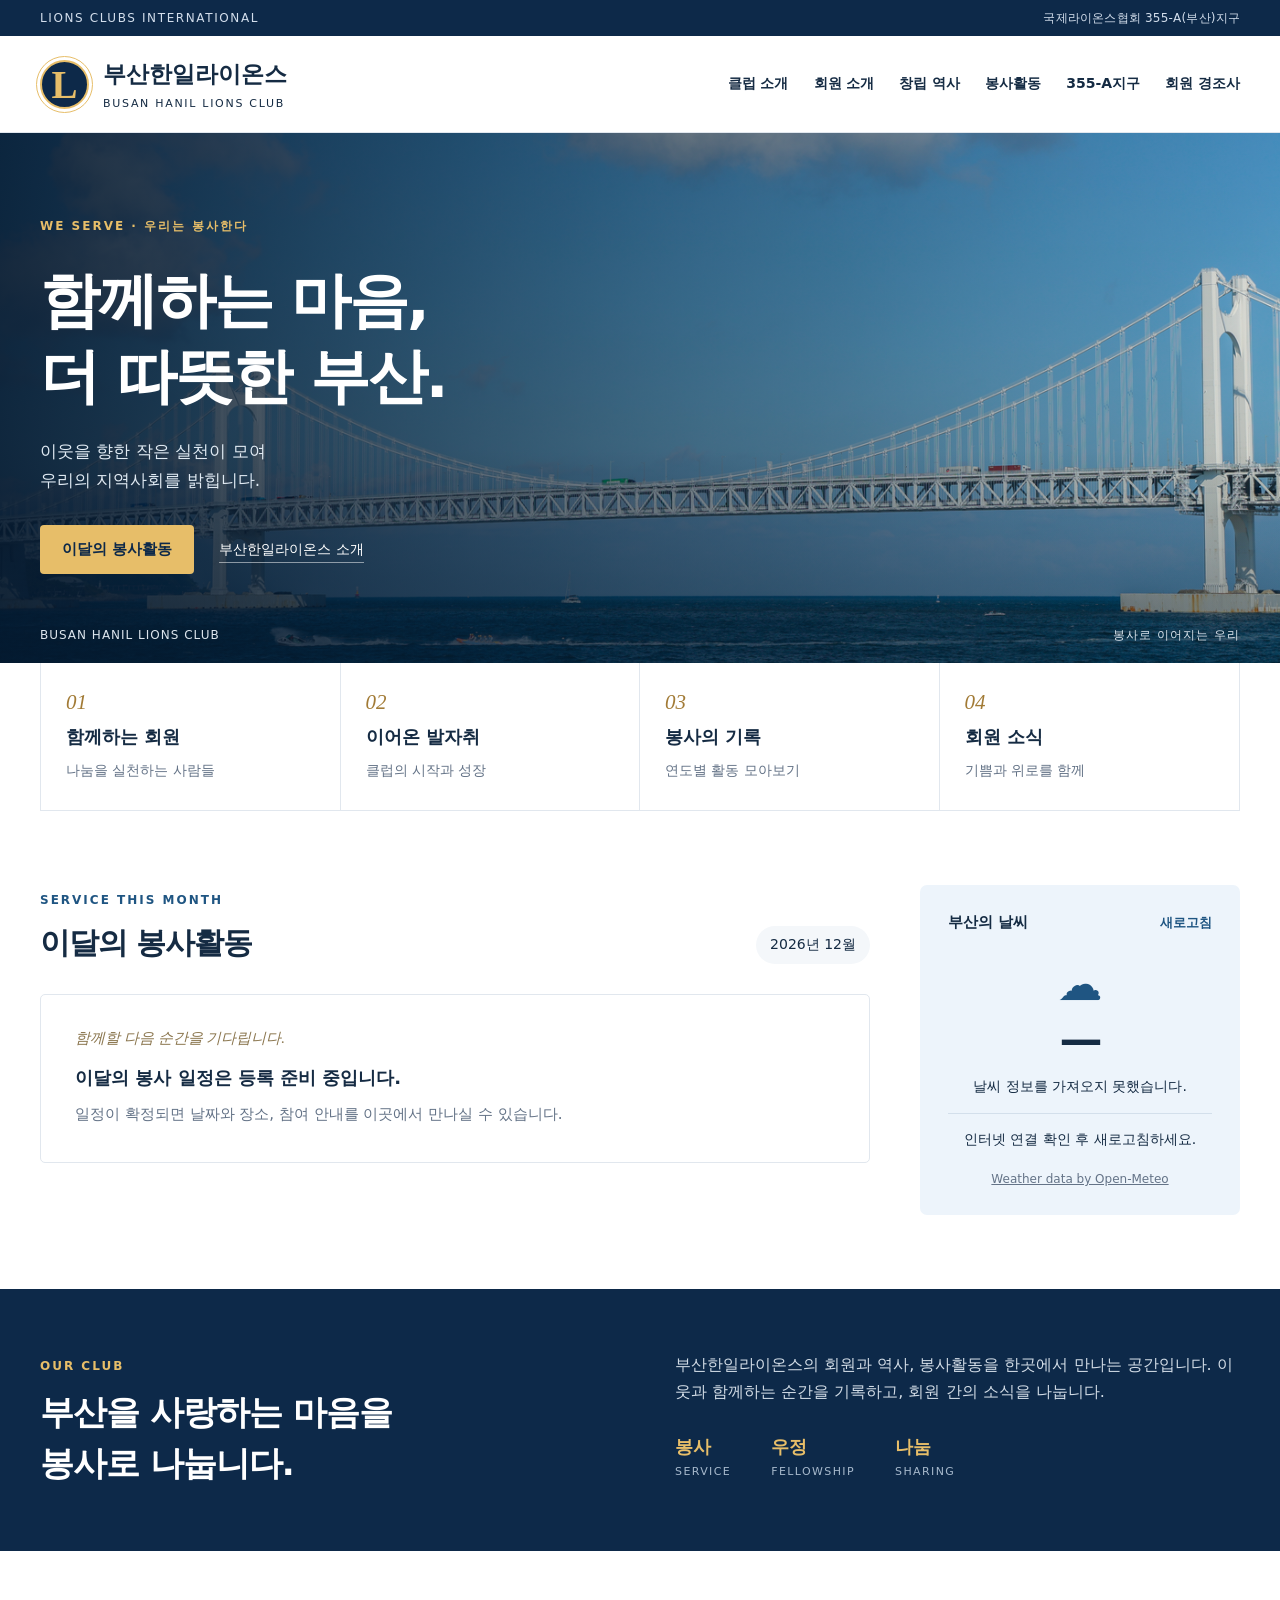
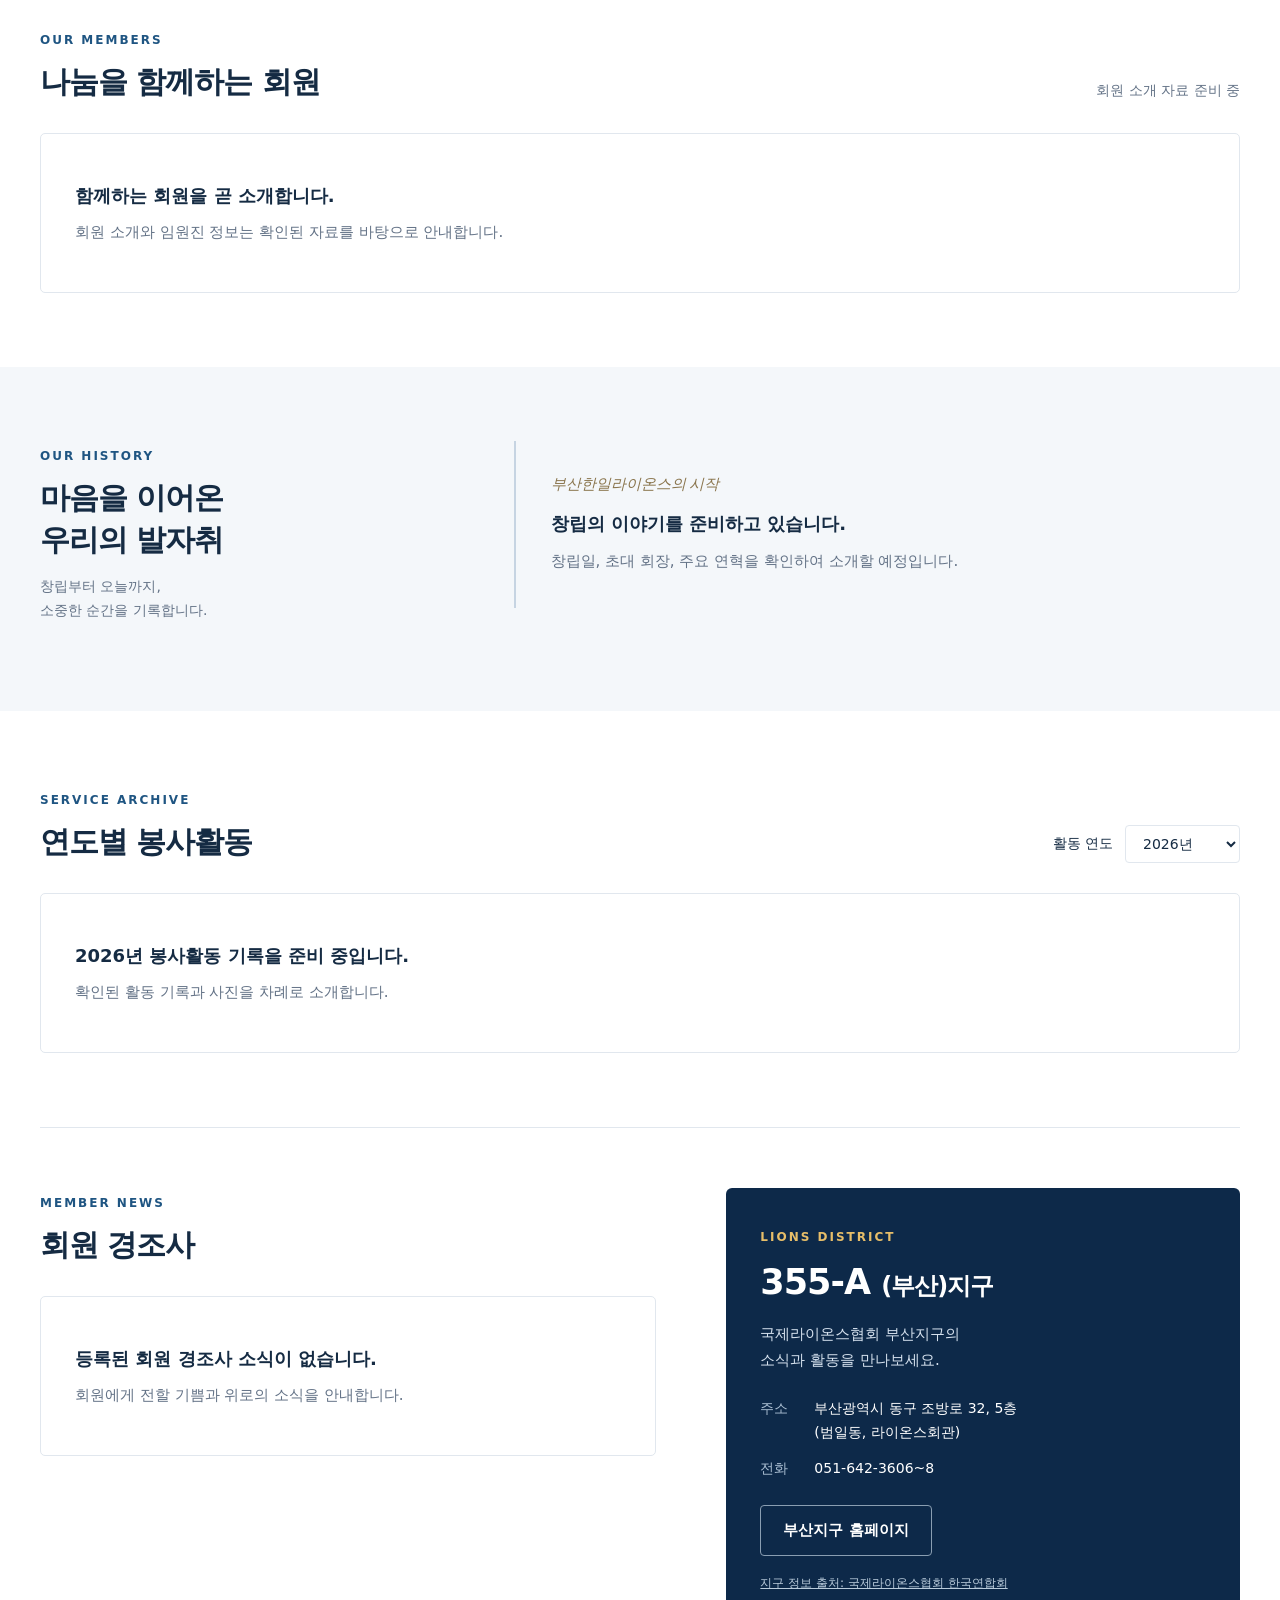
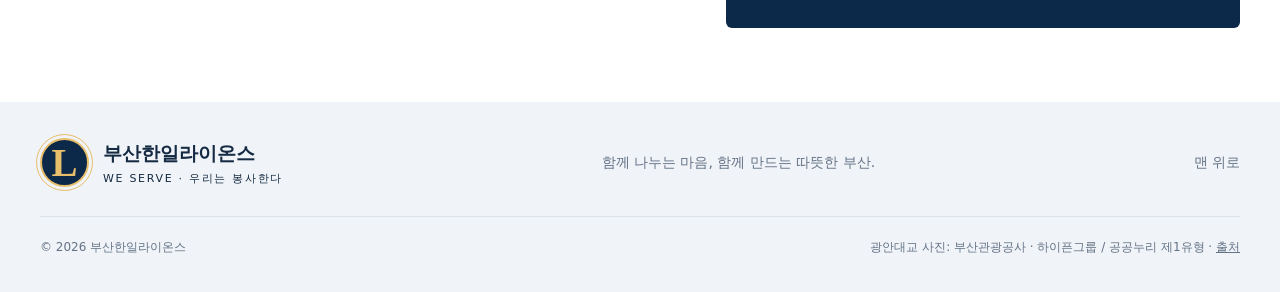
<file: index.html>
<!doctype html>
<html lang="ko">
<head>
  <meta charset="utf-8"><meta name="viewport" content="width=device-width, initial-scale=1">
  <title>부산한일라이온스 | 함께하는 봉사, 따뜻한 부산</title>
  <meta name="description" content="부산한일라이온스 회원 소개, 창립 역사, 연도별 봉사활동과 이달의 소식을 만나는 공간입니다.">
  <link rel="icon" href="data:image/svg+xml,%3Csvg xmlns='http://www.w3.org/2000/svg' viewBox='0 0 32 32'%3E%3Crect width='32' height='32' rx='8' fill='%230d2949'/%3E%3Ctext x='16' y='24' text-anchor='middle' font-size='25' fill='%23e7be69'%3EL%3C/text%3E%3C/svg%3E">
  <link rel="stylesheet" href="styles.css"><script src="data.js" defer></script><script src="app.js" defer></script>
</head>
<body>
<a class="skip" href="#main">본문 바로가기</a>
<div class="topbar"><div class="wrap">LIONS CLUBS INTERNATIONAL <span>국제라이온스협회 355-A(부산)지구</span></div></div>
<header><div class="wrap header-inner"><a class="brand" href="#home" aria-label="부산한일라이온스 홈"><span class="emblem" aria-hidden="true">L</span><span>부산한일라이온스<small>BUSAN HANIL LIONS CLUB</small></span></a><button class="menu-toggle" aria-expanded="false" aria-controls="nav">메뉴</button><nav id="nav" aria-label="주 메뉴"><a href="#about">클럽 소개</a><a href="#members">회원 소개</a><a href="#history">창립 역사</a><a href="#activities">봉사활동</a><a href="#district">355-A지구</a><a href="#news">회원 경조사</a></nav></div></header>
<main id="main">
<section class="hero" id="home"><img src="assets/busan.png" alt="푸른 부산 바다 위로 펼쳐진 광안대교" fetchpriority="high"><div class="hero-shade"></div><div class="wrap hero-content"><span class="eyebrow">WE SERVE · 우리는 봉사한다</span><h1>함께하는 마음,<br>더 따뜻한 부산.</h1><p>이웃을 향한 작은 실천이 모여<br>우리의 지역사회를 밝힙니다.</p><a class="button gold" href="#monthly">이달의 봉사활동</a><a class="hero-link" href="#about">부산한일라이온스 소개</a></div><div class="hero-bottom wrap"><span>BUSAN HANIL LIONS CLUB</span><span>봉사로 이어지는 우리</span></div></section>
<div class="wrap overview"><a href="#members"><span class="number">01</span><strong>함께하는 회원</strong><span>나눔을 실천하는 사람들</span></a><a href="#history"><span class="number">02</span><strong>이어온 발자취</strong><span>클럽의 시작과 성장</span></a><a href="#activities"><span class="number">03</span><strong>봉사의 기록</strong><span>연도별 활동 모아보기</span></a><a href="#news"><span class="number">04</span><strong>회원 소식</strong><span>기쁨과 위로를 함께</span></a></div>
<section class="wrap section monthly-layout" id="monthly"><div><div class="section-head"><div><span class="eyebrow blue">SERVICE THIS MONTH</span><h2>이달의 봉사활동</h2></div><span class="month-pill" id="month-label"></span></div><div id="monthly-list" class="monthly-list"></div></div><aside class="weather"><div class="weather-heading"><span>부산의 날씨</span><button id="weather-refresh" aria-label="부산 날씨 새로고침">새로고침</button></div><div class="weather-symbol" id="weather-symbol" aria-hidden="true">☁</div><strong class="temperature" id="temperature">—</strong><p id="weather-description" role="status" aria-live="polite">날씨를 불러오는 중입니다.</p><div class="weather-detail" id="weather-detail">부산광역시 기준</div><small id="weather-time"></small><a class="weather-credit" href="https://open-meteo.com/" target="_blank" rel="noopener noreferrer">Weather data by Open-Meteo</a></aside></section>
<section class="about-band" id="about"><div class="wrap about-layout"><div><span class="eyebrow">OUR CLUB</span><h2>부산을 사랑하는 마음을<br>봉사로 나눕니다.</h2></div><div><p>부산한일라이온스의 회원과 역사, 봉사활동을 한곳에서 만나는 공간입니다. 이웃과 함께하는 순간을 기록하고, 회원 간의 소식을 나눕니다.</p><div class="values"><span>봉사 <small>SERVICE</small></span><span>우정 <small>FELLOWSHIP</small></span><span>나눔 <small>SHARING</small></span></div></div></div></section>
<section class="wrap section" id="members"><div class="section-head"><div><span class="eyebrow blue">OUR MEMBERS</span><h2>나눔을 함께하는 회원</h2></div><span class="subtle" id="member-count"></span></div><div class="member-grid" id="member-list"></div></section>
<section class="history-band" id="history"><div class="wrap section history-layout"><div><span class="eyebrow blue">OUR HISTORY</span><h2>마음을 이어온<br>우리의 발자취</h2><p class="subtle">창립부터 오늘까지,<br>소중한 순간을 기록합니다.</p></div><div id="history-list" class="timeline"></div></div></section>
<section class="wrap section" id="activities"><div class="section-head"><div><span class="eyebrow blue">SERVICE ARCHIVE</span><h2>연도별 봉사활동</h2></div><label class="year-control">활동 연도 <select id="year-select"></select></label></div><div id="activity-list" class="activity-grid" aria-live="polite"></div></section>
<section class="wrap section lower-grid"><div id="news"><div class="section-head"><div><span class="eyebrow blue">MEMBER NEWS</span><h2>회원 경조사</h2></div></div><div id="news-list" class="news-list"></div></div><aside class="district" id="district"><span class="eyebrow">LIONS DISTRICT</span><h2>355-A <span>(부산)지구</span></h2><p>국제라이온스협회 부산지구의<br>소식과 활동을 만나보세요.</p><dl><dt>주소</dt><dd>부산광역시 동구 조방로 32, 5층<br>(범일동, 라이온스회관)</dd><dt>전화</dt><dd><a href="tel:0516423606">051-642-3606~8</a></dd></dl><a class="button outline" href="https://www.lc355a.or.kr/" target="_blank" rel="noopener noreferrer">부산지구 홈페이지</a><a class="district-source" href="https://korealionsclubs.org/html/sub02/02.asp" target="_blank" rel="noopener noreferrer">지구 정보 출처: 국제라이온스협회 한국연합회</a></aside></section>
</main>
<footer><div class="wrap footer-inner"><div class="brand"><span class="emblem" aria-hidden="true">L</span><span>부산한일라이온스<small>WE SERVE · 우리는 봉사한다</small></span></div><p>함께 나누는 마음, 함께 만드는 따뜻한 부산.</p><a href="#home">맨 위로</a></div><div class="wrap footnote"><span>© <span id="copyright-year"></span> 부산한일라이온스</span><span>광안대교 사진: 부산관광공사 · 하이픈그룹 / 공공누리 제1유형 · <a href="https://www.visitbusan.net/archive/dataSearch/view.nm?dataSid=METADATA009493" target="_blank" rel="noopener noreferrer">출처</a></span></div></footer>
<dialog id="detail-dialog"><button class="dialog-close" aria-label="상세 내용 닫기">닫기</button><span id="dialog-category" class="eyebrow blue"></span><h2 id="dialog-title"></h2><p id="dialog-meta" class="subtle"></p><p id="dialog-body"></p></dialog>
</body></html>
</file>
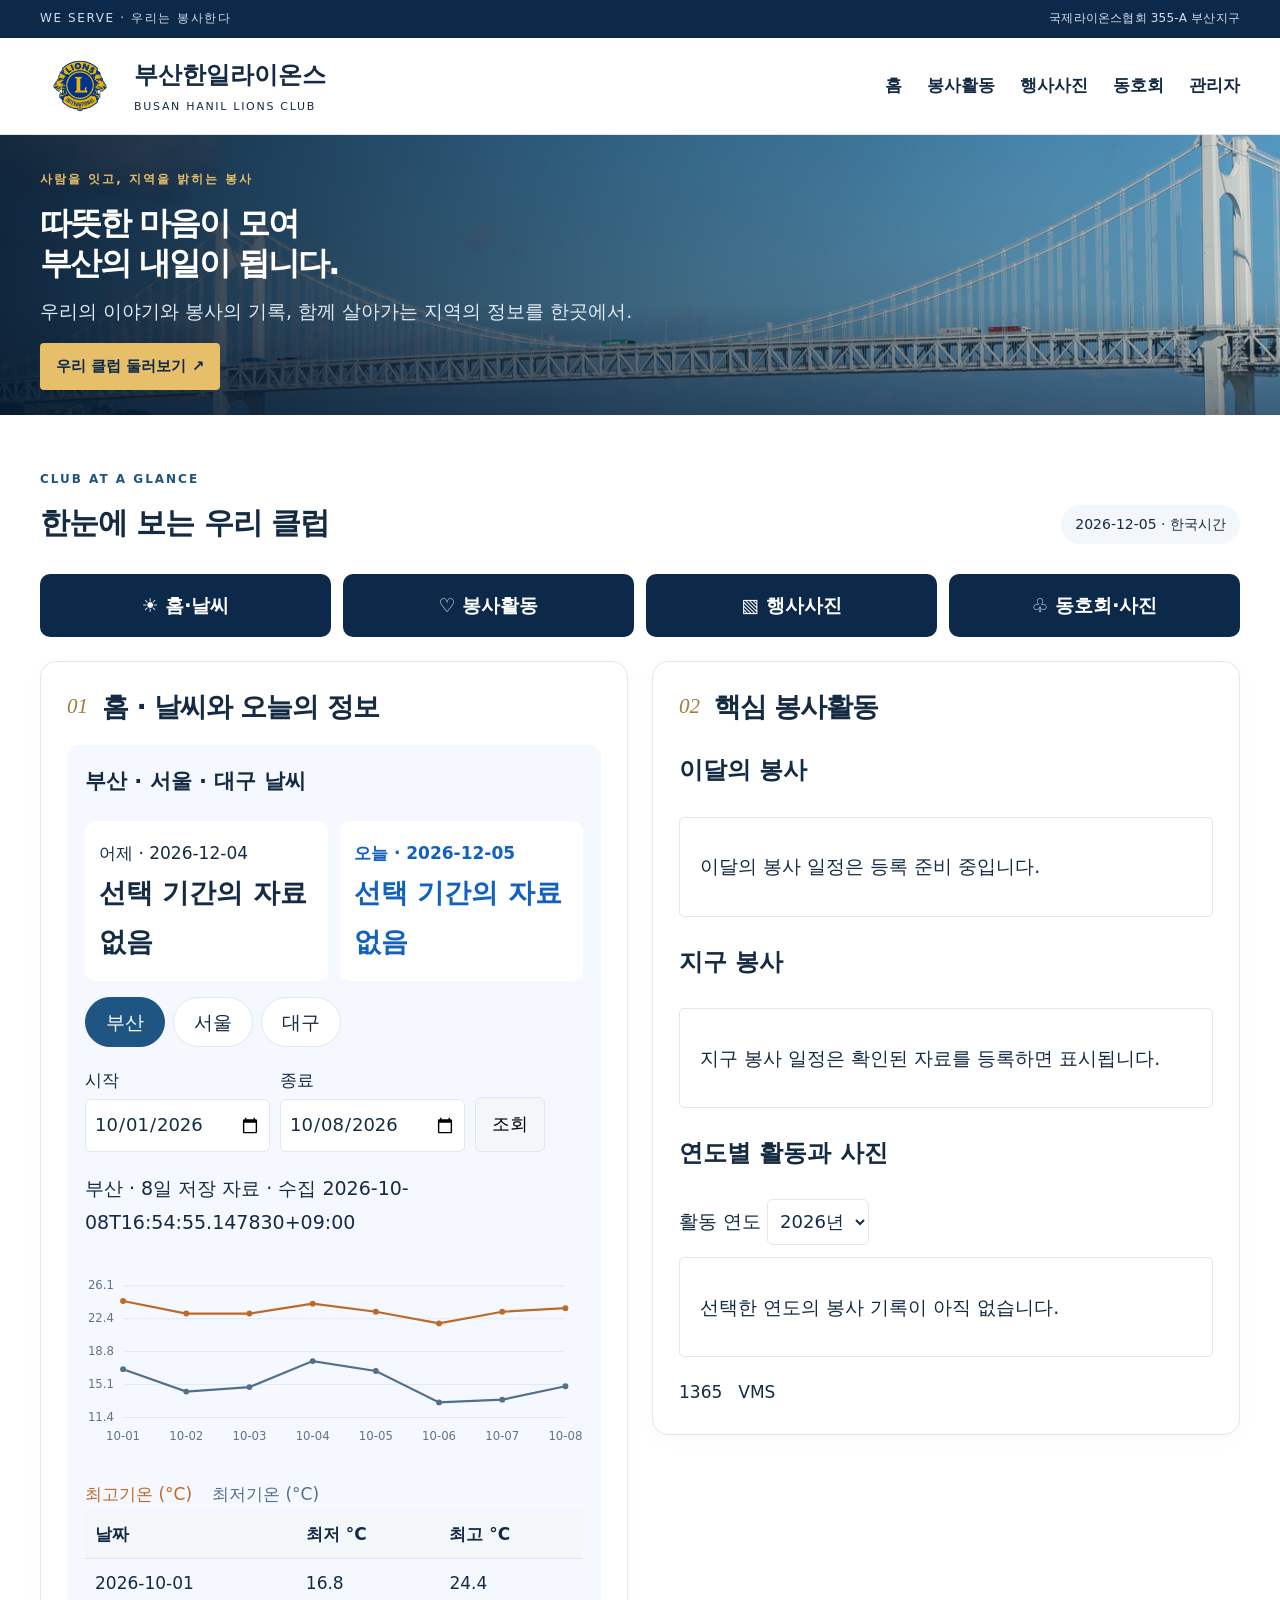
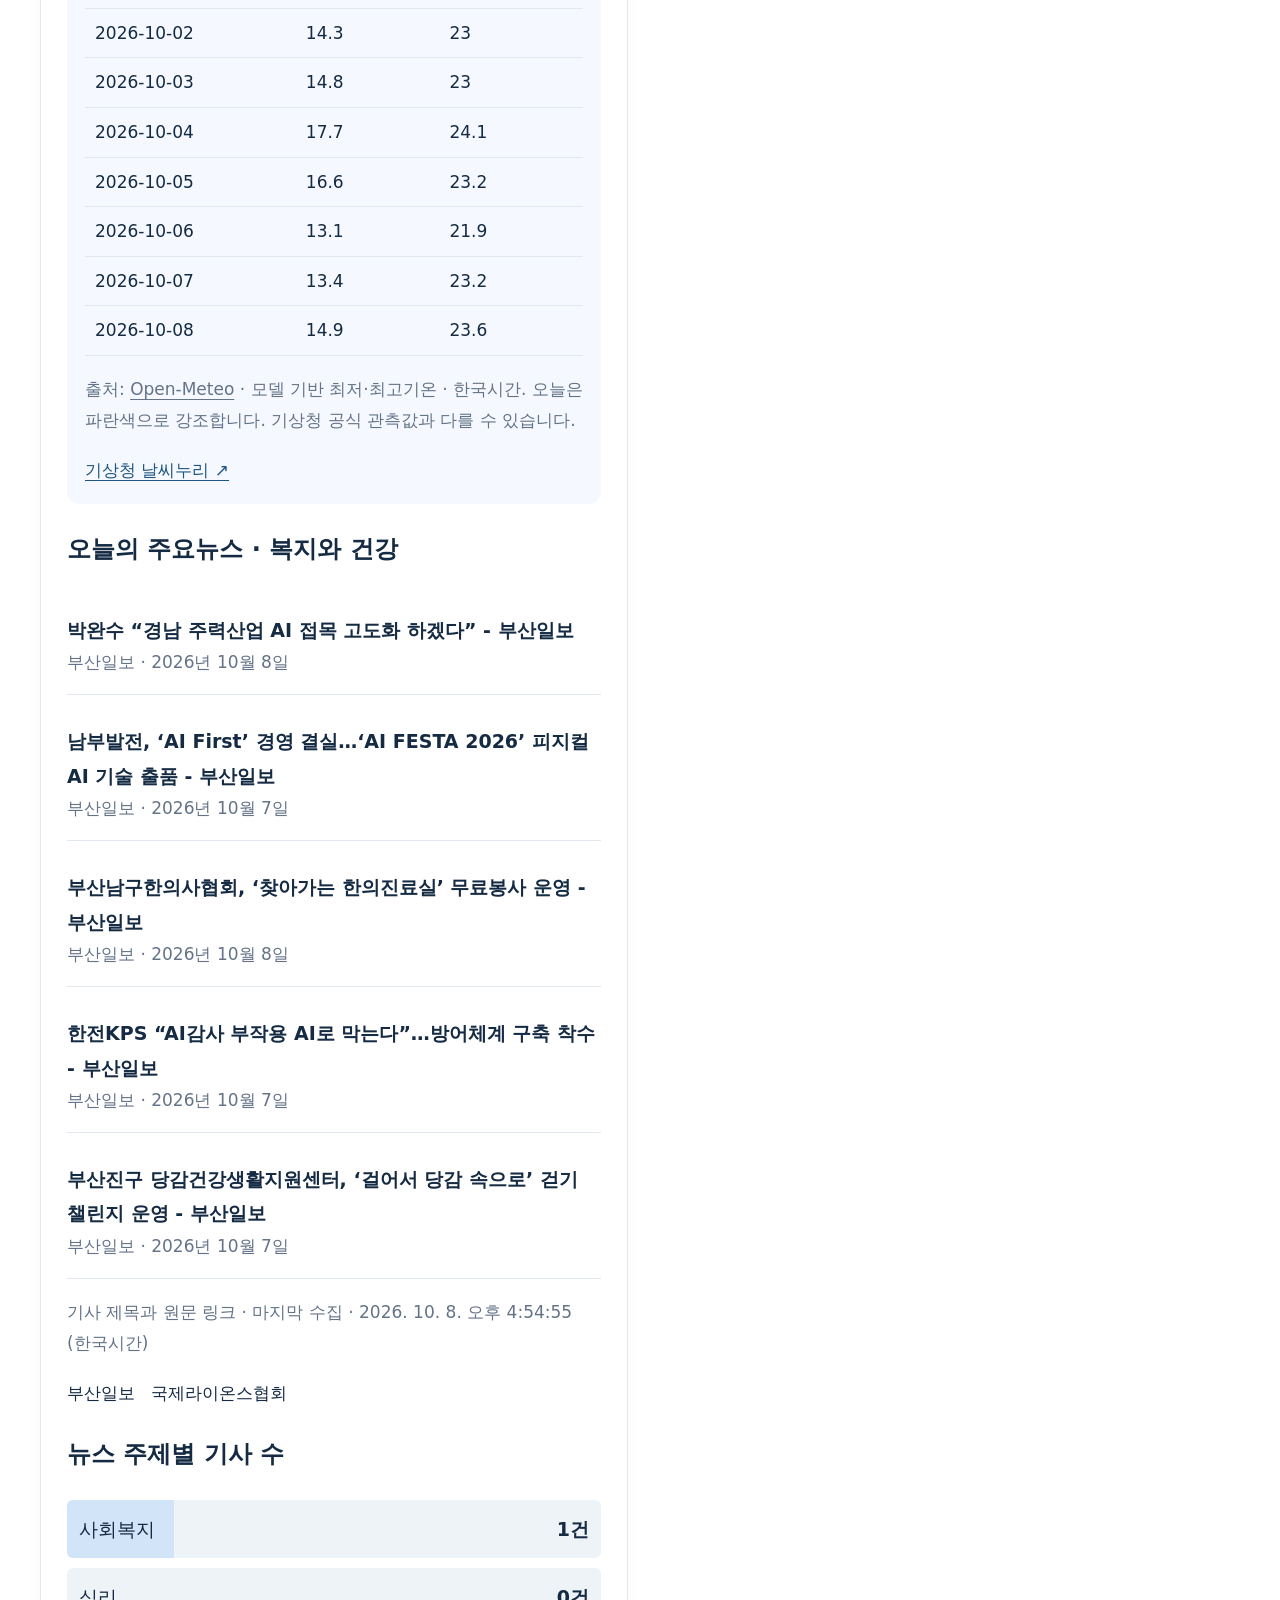
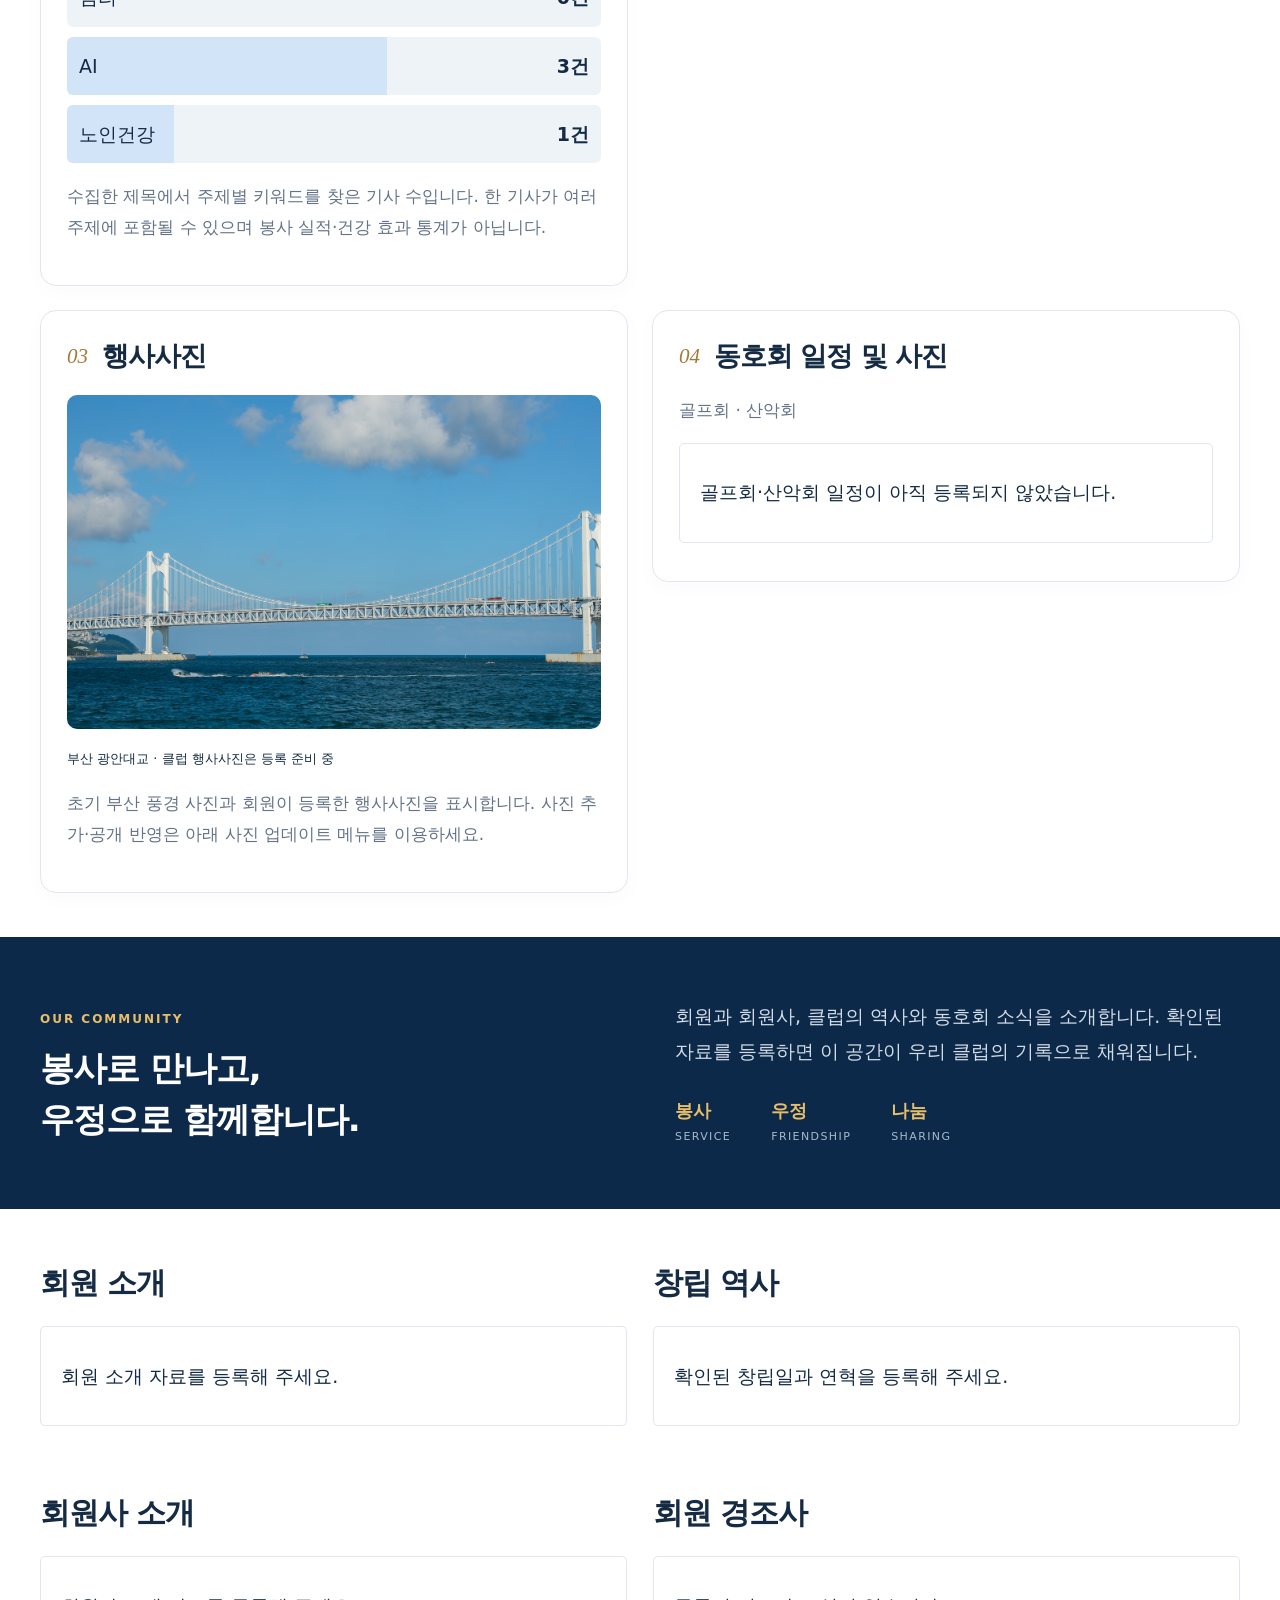
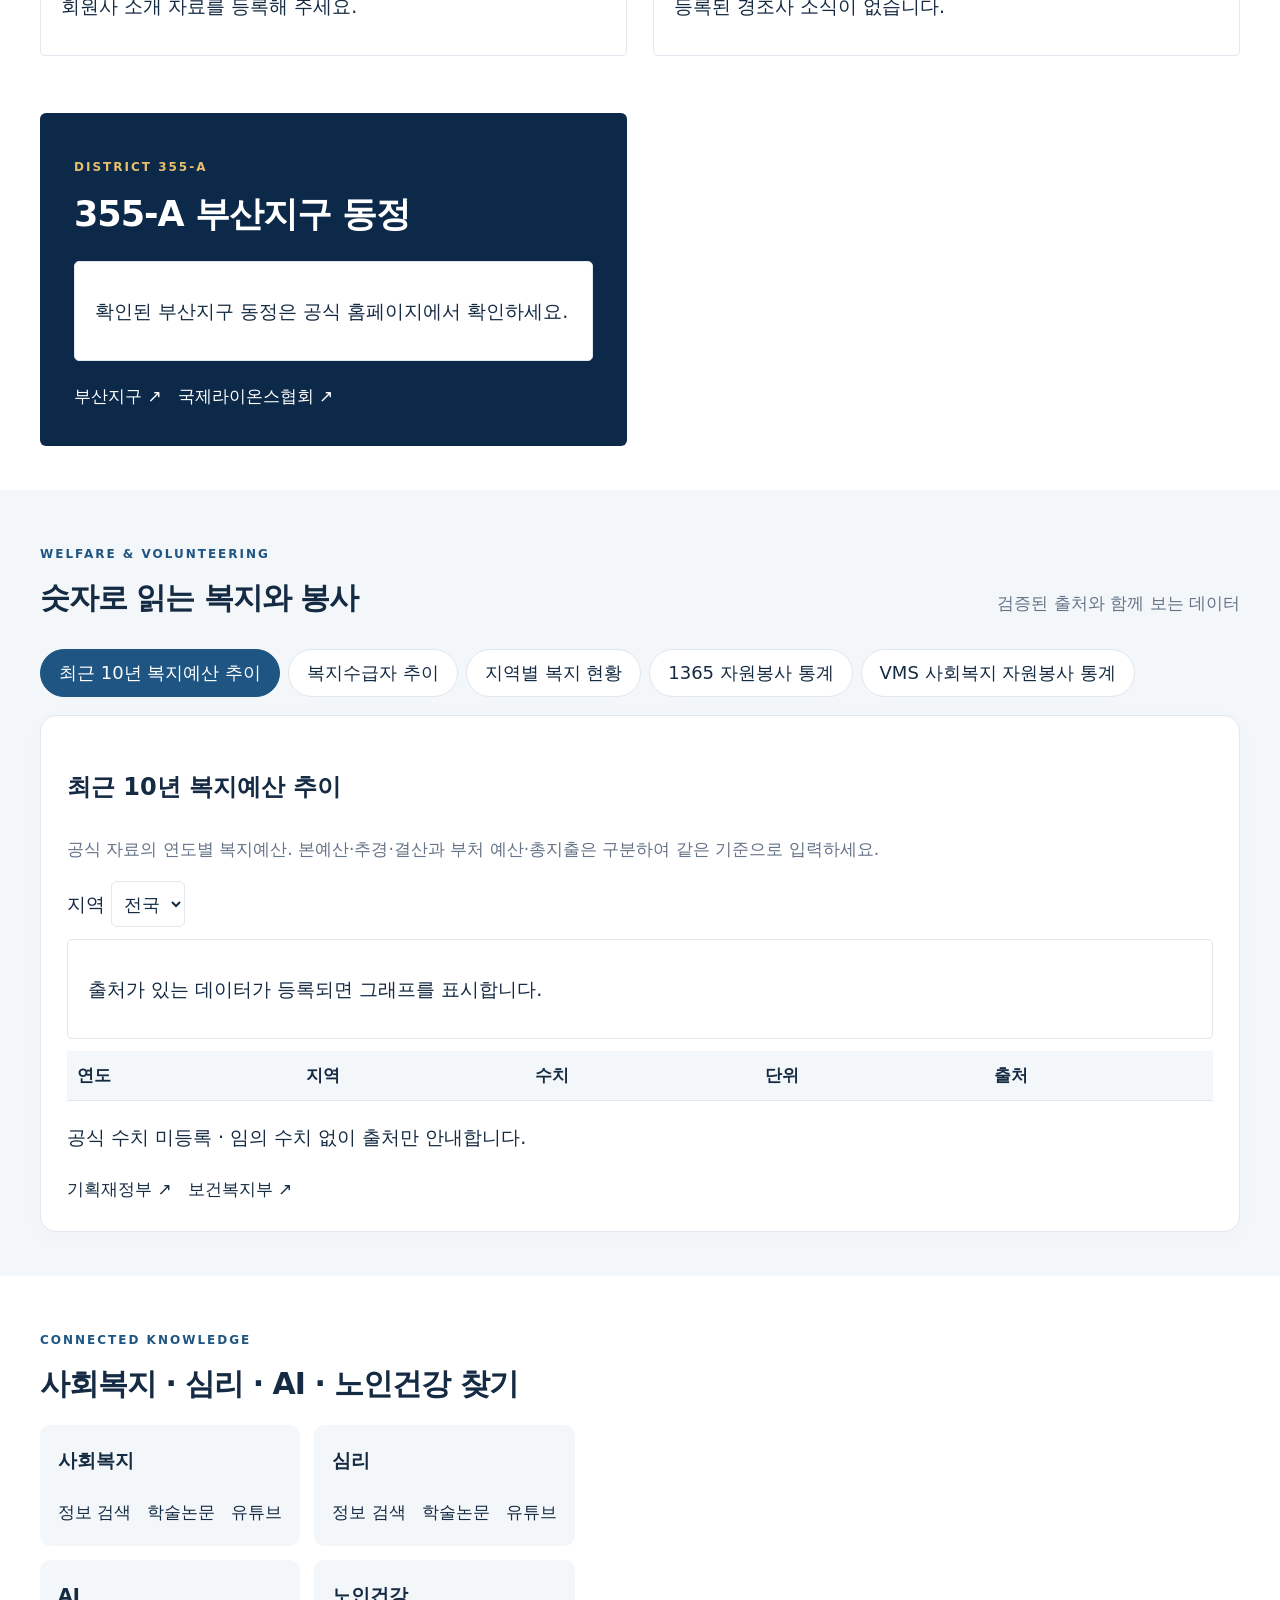
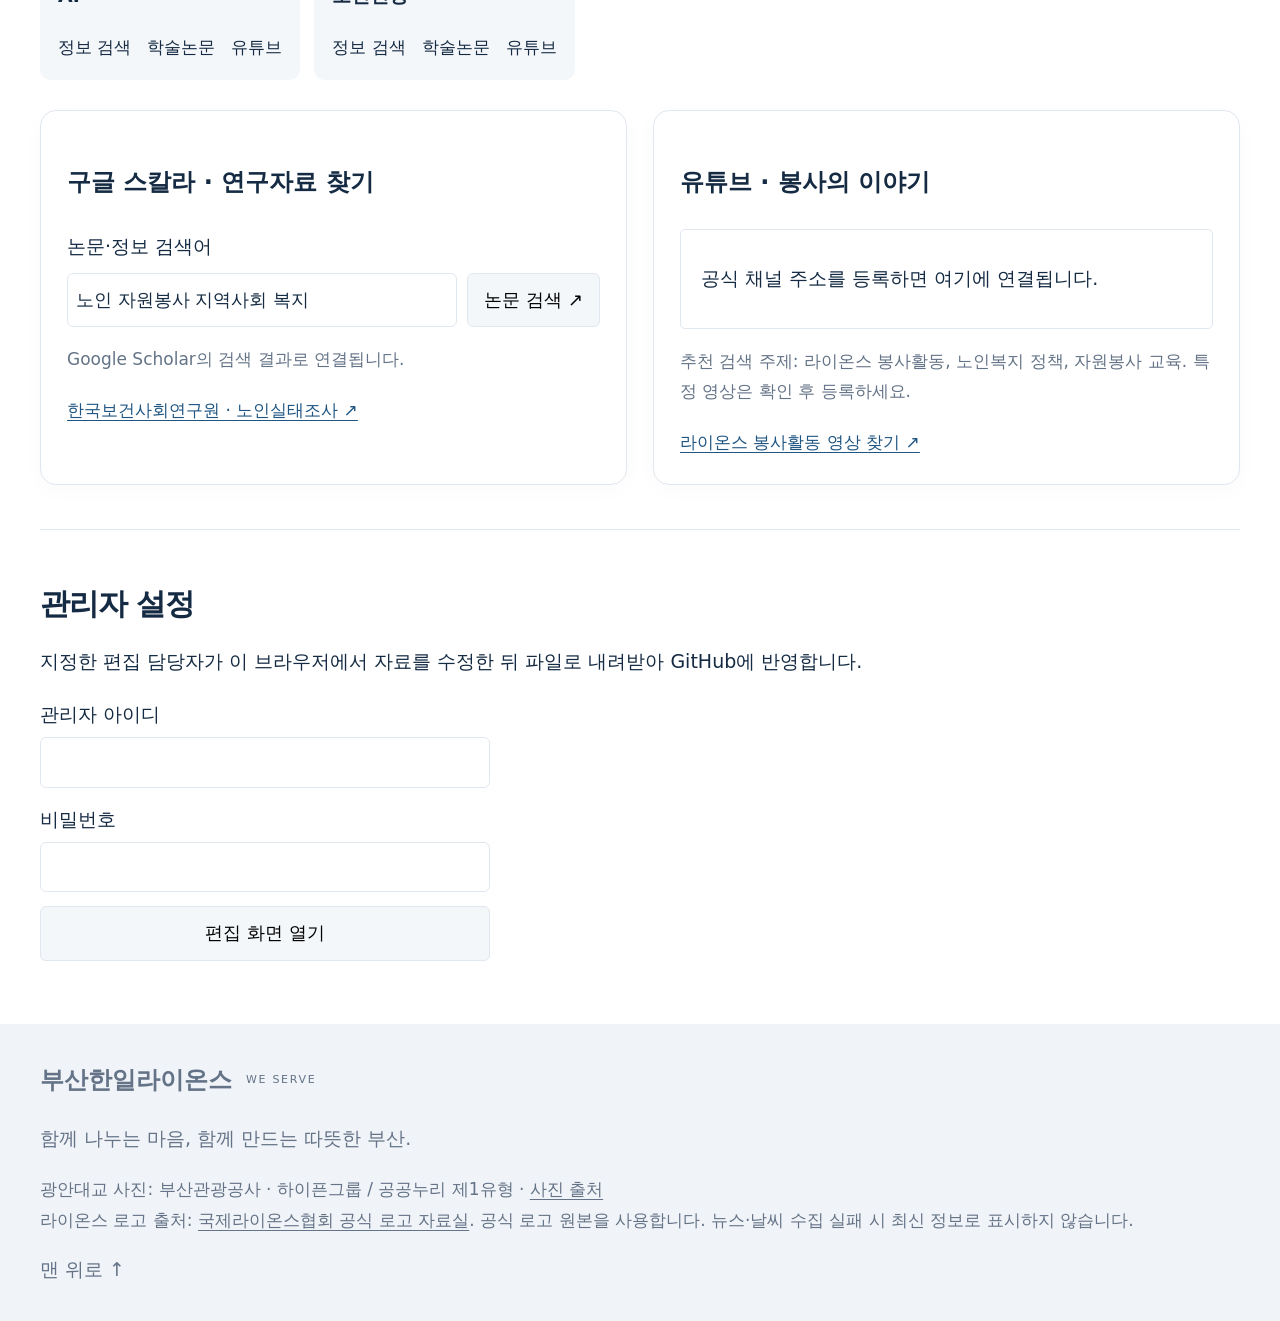
<file: 홈페이지만들기2/index.html>
<!doctype html><html lang="ko"><head><meta charset="utf-8"><meta name="viewport" content="width=device-width,initial-scale=1"><title>부산한일라이온스 · 나눔을 잇는 부산</title><link rel="stylesheet" href="styles.css"><script src="data.js" defer></script><script src="bootstrap.js" defer></script></head><body>
<a class="skip" href="#main">본문 바로가기</a><div class="topbar"><div class="wrap">WE SERVE · 우리는 봉사한다 <span>국제라이온스협회 355-A 부산지구</span></div></div>
<header><div class="wrap header-inner"><a class="brand" href="#home"><img class="official-logo" id="site-logo" src="assets/lions-emblem.jpg" alt="국제라이온스협회 공식 로고"><span>부산한일라이온스<small>BUSAN HANIL LIONS CLUB</small></span></a><button class="menu-toggle" aria-expanded="false" aria-controls="nav">메뉴</button><nav id="nav"><a href="#home-panel">홈</a><a href="#service-panel">봉사활동</a><a href="#photos-panel">행사사진</a><a href="#clubs-panel">동호회</a><a href="#admin-area">관리자</a></nav></div></header>
<main id="main"><section class="hero" id="home"><img src="assets/busan.png" alt="부산 광안대교와 바다"><div class="hero-shade"></div><div class="wrap hero-content"><span class="eyebrow">사람을 잇고, 지역을 밝히는 봉사</span><h1>따뜻한 마음이 모여<br>부산의 내일이 됩니다.</h1><p>우리의 이야기와 봉사의 기록,<br>함께 살아가는 지역의 정보를 한곳에서.</p><a class="button gold" href="#dashboard">우리 클럽 둘러보기 ↗</a></div></section>
<section class="wrap section" id="dashboard"><div class="section-head"><div><span class="eyebrow blue">CLUB AT A GLANCE</span><h2>한눈에 보는 우리 클럽</h2></div><span class="month-pill" id="today-label"></span></div>
<div class="quick-links"><a href="#home-panel">☀ 홈·날씨</a><a href="#service-panel">♡ 봉사활동</a><a href="#photos-panel">▧ 행사사진</a><a href="#clubs-panel">♧ 동호회·사진</a></div><div class="dashboard-grid"><article class="panel home-panel" id="home-panel"><div class="panel-heading"><span class="number">01</span><h2>홈 · 날씨와 오늘의 정보</h2></div><section class="weather-panel"><div class="panel-heading"><h3>부산 · 서울 · 대구 날씨</h3></div><div id="weather-summary"></div><div class="city-tabs" role="group" aria-label="날씨 도시"><button data-city="busan" aria-pressed="true">부산</button><button data-city="seoul" aria-pressed="false">서울</button><button data-city="daegu" aria-pressed="false">대구</button></div><div class="weather-range"><label>시작 <input id="weather-start" type="date" value="2026-10-01"></label><label>종료 <input id="weather-end" type="date" value="2026-10-08"></label><button id="weather-refresh">조회</button></div><p id="weather-status" role="status" aria-live="polite"></p><div id="weather-chart"></div><div id="weather-table" class="table-scroll"></div><p class="source">출처: <a href="https://open-meteo.com/" target="_blank" rel="noopener noreferrer">Open-Meteo</a> · 모델 기반 최저·최고기온 · 한국시간. 오늘은 파란색으로 강조합니다. 기상청 공식 관측값과 다를 수 있습니다.</p><a class="text-link" href="https://www.weather.go.kr/" target="_blank" rel="noopener noreferrer">기상청 날씨누리 ↗</a></section><h3 id="news-heading">오늘의 주요뉴스</h3><div class="news-list" id="headlines"></div><p class="source">기사 제목과 원문 링크 · <span id="news-updated">수집 시각 확인 중</span></p><div class="link-row"><a href="https://www.busan.com/" target="_blank" rel="noopener noreferrer">부산일보</a><a href="https://www.lionsclubs.org/ko" target="_blank" rel="noopener noreferrer">국제라이온스협회</a></div><h3>뉴스 주제별 기사 수</h3><div id="news-topic-chart"></div><p class="source">수집한 제목에서 주제별 키워드를 찾은 기사 수입니다. 한 기사가 여러 주제에 포함될 수 있으며 봉사 실적·건강 효과 통계가 아닙니다.</p></article>
<article class="panel" id="service-panel"><div class="panel-heading"><span class="number">02</span><h2>핵심 봉사활동</h2></div><h3>이달의 봉사</h3><div id="monthly-list"></div><h3>지구 봉사</h3><div id="district-service-list"></div><h3>연도별 활동과 사진</h3><label>활동 연도 <select id="year-select"></select></label><div id="activity-list"></div><a class="button admin-only" href="#admin-area">봉사 일정·사진 수정</a><div class="link-row"><a href="https://www.1365.go.kr/" target="_blank" rel="noopener noreferrer">1365</a><a href="https://www.vms.or.kr/" target="_blank" rel="noopener noreferrer">VMS</a></div></article>
<article class="panel" id="photos-panel"><div class="panel-heading"><span class="number">03</span><h2>행사사진</h2></div><div id="gallery" class="gallery"></div><details class="import-box admin-only"><summary>사진 업데이트</summary><p>사진은 이 브라우저에 저장됩니다. 공개하려면 업데이트 파일을 내려받아 GitHub의 data/gallery.json을 교체하세요. 다른 방문자는 이 브라우저의 편집 내용에 접근할 수 없습니다.</p><label>사진 제목 <input id="photo-title" placeholder="예: 이웃과 함께한 봉사"></label><label>행사 날짜 <input id="photo-date" type="date"></label><label>사진 선택 <input id="photo-files" type="file" accept="image/png,image/jpeg,image/webp" multiple></label><button id="photo-export">사진 업데이트 파일 다운로드</button><button id="photo-reset">이 브라우저 편집 초기화</button><p id="photo-status" role="status"></p></details><p class="source">초기 부산 풍경 사진과 회원이 등록한 행사사진을 표시합니다. 사진 추가·공개 반영은 아래 사진 업데이트 메뉴를 이용하세요.</p></article><article class="panel" id="clubs-panel"><div class="panel-heading"><span class="number">04</span><h2>동호회 일정 및 사진</h2></div><p class="subtle">골프회 · 산악회</p><div id="clubs"></div><details class="import-box admin-only"><summary>동호회 일정·사진 업데이트</summary><p>일정을 선택하거나 새 일정을 작성하고 사진을 추가하세요. 편집 내용은 이 브라우저에 저장됩니다. 공개하려면 내려받은 파일로 GitHub의 data/clubs.json을 교체하세요.</p><form id="club-form"><label>편집할 일정 <select id="club-edit"><option value="">새 일정</option></select></label><label>동호회 <select id="club-group"><option>골프회</option><option>산악회</option></select></label><label>일정 제목 <input id="club-title" required maxlength="100"></label><label>일정 날짜 <input id="club-date" type="date" required></label><label>장소 <input id="club-location" maxlength="200"></label><label>일정 안내 <textarea id="club-description" rows="3" maxlength="3000"></textarea></label><label>추가할 사진 <input id="club-files" type="file" accept="image/png,image/jpeg,image/webp" multiple></label><button type="submit">일정과 사진 저장</button></form><button id="club-export">동호회 업데이트 파일 다운로드</button><button id="club-reset">이 브라우저 동호회 편집 초기화</button><p id="club-status" role="status" aria-live="polite"></p></details></article></div></section>
<section class="about-band" id="club"><div class="wrap about-layout"><div><span class="eyebrow">OUR COMMUNITY</span><h2>봉사로 만나고,<br>우정으로 함께합니다.</h2></div><div><p>회원과 회원사, 클럽의 역사와 동호회 소식을 소개합니다. 확인된 자료를 등록하면 이 공간이 우리 클럽의 기록으로 채워집니다.</p><div class="values"><span>봉사<small>SERVICE</small></span><span>우정<small>FRIENDSHIP</small></span><span>나눔<small>SHARING</small></span></div></div></div></section>
<section class="wrap section"><div class="club-grid" id="club-information"><article><h2>회원 소개</h2><div id="members"></div></article><article><h2>창립 역사</h2><div id="history"></div></article><article><h2>회원사 소개</h2><div id="businesses"></div></article><article><h2>회원 경조사</h2><div id="member-news"></div></article><article class="district"><span class="eyebrow">DISTRICT 355-A</span><h2>355-A 부산지구 동정</h2><div id="district-news"></div><div class="link-row"><a href="https://www.lc355a.or.kr/" target="_blank" rel="noopener noreferrer">부산지구 ↗</a><a href="https://www.lionsclubs.org/ko" target="_blank" rel="noopener noreferrer">국제라이온스협회 ↗</a></div></article></div></section>
<section class="data-band" id="welfare"><div class="wrap section"><div class="section-head"><div><span class="eyebrow blue">WELFARE & VOLUNTEERING</span><h2>숫자로 읽는 복지와 봉사</h2></div><span class="subtle">검증된 출처와 함께 보는 데이터</span></div><div class="metric-tabs" id="metric-tabs"></div><article class="panel"><h3 id="metric-title"></h3><p id="metric-description" class="subtle"></p><label>지역 <select id="region-select"></select></label><div id="metric-chart"></div><div id="metric-table" class="table-scroll"></div><p id="metric-status" role="status"></p><div id="metric-sources" class="link-row"></div></article><details class="import-box admin-only"><summary>공식 통계 CSV로 그래프 채우기</summary><p>기관에서 받은 자료를 아래 형식으로 정리해 가져오세요. 이 기능은 브라우저에서 미리 보기만 하며 사이트에 저장하거나 업로드하지 않습니다. 공개 반영은 data/statistics.csv 파일을 GitHub에 올리세요.</p><code>metric,year,region,value,unit,source_name,source_url</code><p class="subtle">metric: budget / recipients / regional / volunteering1365 / volunteeringVms. 단위·출처를 반드시 입력하세요. 기간이 10년보다 짧으면 확보된 자료만 표시됩니다.</p><label>통계 CSV 파일 <input type="file" id="csv-file" accept=".csv,text/csv"></label><p id="import-status" role="status"></p><a href="data/statistics.csv" download>빈 CSV 양식 다운로드 ↓</a></details></div></section>
<section class="wrap section" id="connections"><div class="section-head"><div><span class="eyebrow blue">CONNECTED KNOWLEDGE</span><h2>사회복지 · 심리 · AI · 노인건강 찾기</h2><div id="topic-search" class="topic-search"></div></div></div><div class="club-grid"><article class="panel"><h3>구글 스칼라 · 연구자료 찾기</h3><form id="scholar-form"><label for="scholar-query">논문·정보 검색어</label><div class="search-row"><input id="scholar-query" value="노인 자원봉사 지역사회 복지"><button>논문 검색 ↗</button></div></form><p class="subtle">Google Scholar의 검색 결과로 연결됩니다.</p><a class="text-link" href="https://www.kihasa.re.kr/" target="_blank" rel="noopener noreferrer">한국보건사회연구원 · 노인실태조사 ↗</a></article><article class="panel"><h3>유튜브 · 봉사의 이야기</h3><div id="youtube-links"></div><p class="subtle">추천 검색 주제: 라이온스 봉사활동, 노인복지 정책, 자원봉사 교육. 특정 영상은 확인 후 등록하세요.</p><a class="text-link" href="https://www.youtube.com/results?search_query=국제라이온스협회+봉사활동" target="_blank" rel="noopener noreferrer">라이온스 봉사활동 영상 찾기 ↗</a></article></div></section><section class="wrap section" id="admin-area"><h2>관리자 설정</h2><p>지정한 편집 담당자가 이 브라우저에서 자료를 수정한 뒤 파일로 내려받아 GitHub에 반영합니다.</p><form id="admin-login"><label>관리자 아이디 <input id="admin-id" autocomplete="username" required></label><label>비밀번호 <input id="admin-password" type="password" autocomplete="current-password" required></label><button>편집 화면 열기</button></form><p id="login-status" role="status"></p><div id="admin-controls" hidden><div class="admin-toolbar"><button id="admin-logout">로그아웃</button><button id="admin-export">전체 업데이트 파일 다운로드</button><button id="admin-reset">이 브라우저 전체 설정 초기화</button></div><p class="source">이 로그인은 로컬 편집 화면용입니다. 공개 사이트의 접근 권한을 보호하지 않습니다. 공개 변경 권한은 GitHub 저장소에서 관리하세요. 내려받은 content.json을 홈페이지의 data 폴더에 올리세요. 브라우저의 기존 사진 편집 내용도 함께 포함됩니다.</p><form id="settings-form"><h3>홈페이지 기본 설정</h3><label>홈페이지 이름 <input id="setting-name" required></label><label>홈 소개 문장 <textarea id="setting-intro" rows="2"></textarea></label><label>편집 담당자 이름 <input id="setting-editor"></label><label>국제라이온스협회 공식 로고 파일 <input id="setting-logo" type="file" accept="image/png,image/jpeg,image/webp"></label><p class="source">국제협회가 제공한 정식 로고 파일을 선택하세요. 기본 로고는 국제라이온스협회 공식 로고 자료실에서 받은 2색 엠블럼입니다.</p><label>뉴스 영역 제목 <input id="setting-news-title"></label><label>뉴스 표시 방식 <select id="setting-news-mode"><option value="auto">매일 수집한 최신 뉴스</option><option value="manual">관리자가 선택한 기사</option></select></label><label>뉴스 검색 주제 <input id="setting-news-query" placeholder="사회복지 심리 AI 노인건강"></label><label>날씨 시작일 <input id="setting-start" type="date" required></label><label>날씨 종료일 <input id="setting-end" type="date" required></label><label>날씨 기본 도시 <select id="setting-city"><option value="busan">부산</option><option value="seoul">서울</option><option value="daegu">대구</option></select></label><label>자료별 공개 설정 <span id="visibility-settings"></span></label><button>기본 설정 저장</button></form><form id="content-editor"><h3>내용·사진 편집</h3><label>편집 영역 <select id="content-section"></select></label><label>편집할 항목 <select id="content-item"></select></label><div id="content-fields"></div><label>추가 사진 <input id="content-images" type="file" accept="image/png,image/jpeg,image/webp" multiple></label><button>내용과 사진 저장</button><button id="content-delete" type="button">선택 항목 삭제</button><button id="content-remove-images" type="button">선택 항목 사진 비우기</button></form><div class="import-box"><label>기존 업데이트 파일 가져오기 <input id="content-import" type="file" accept="application/json,.json"></label></div><p id="admin-status" role="status"></p></div></section></main>
<footer><div class="wrap"><div class="brand">부산한일라이온스<small>WE SERVE</small></div><p>함께 나누는 마음, 함께 만드는 따뜻한 부산.</p><p class="source">광안대교 사진: 부산관광공사 · 하이픈그룹 / 공공누리 제1유형 · <a href="https://www.visitbusan.net/archive/dataSearch/view.nm?dataSid=METADATA009493" target="_blank" rel="noopener noreferrer">사진 출처</a><br>라이온스 로고 출처: <a href="https://www.lionsclubs.org/en/resources-for-members/resource-center/logos-and-emblems" target="_blank" rel="noopener noreferrer">국제라이온스협회 공식 로고 자료실</a>. 공식 로고 원본을 사용합니다. 뉴스·날씨 수집 실패 시 최신 정보로 표시하지 않습니다.</p><a href="#home">맨 위로 ↑</a></div></footer><dialog id="detail-dialog"><button class="dialog-close">닫기</button><h2 id="dialog-title"></h2><p id="dialog-meta"></p><p id="dialog-body"></p></dialog></body></html>
</file>
<file: styles.css>
:root{--navy:#0d2949;--blue:#1f5582;--gold:#e7be69;--ink:#152b43;--muted:#647387;--line:#e1e7ee;--paper:#f4f7fa}*{box-sizing:border-box}html{scroll-behavior:smooth;scroll-padding-top:110px}body{margin:0;font-family:"Malgun Gothic","Apple SD Gothic Neo",system-ui,sans-serif;color:var(--ink);font-size:16px;line-height:1.7}a{color:inherit;text-decoration:none}button,select{font:inherit}button,a,select{-webkit-tap-highlight-color:transparent}button{cursor:pointer}a:focus-visible,button:focus-visible,select:focus-visible{outline:3px solid #bd8521;outline-offset:5px}.wrap{width:min(1200px,calc(100% - 80px));margin:auto}.topbar{background:var(--navy);color:#d3deec;font-size:12px;letter-spacing:1.6px;padding:8px 0}.topbar .wrap{display:flex;justify-content:space-between}.topbar span{letter-spacing:.2px}header{background:white;position:sticky;top:0;z-index:20;border-bottom:1px solid var(--line)}.header-inner{display:flex;align-items:center;justify-content:space-between;gap:24px;min-height:96px}.brand{display:flex;align-items:center;gap:14px;font-size:23px;font-weight:800;white-space:nowrap}.brand small{display:block;font-size:11px;letter-spacing:1.7px;font-weight:500;line-height:1.8}.emblem{display:grid;place-items:center;width:49px;height:49px;border:2px solid var(--gold);outline:1px solid var(--gold);outline-offset:3px;border-radius:50%;background:var(--navy);color:var(--gold);font:700 39px Georgia,serif}nav{display:flex;gap:25px}nav a{font-weight:600;font-size:14px;padding:30px 0}nav a:hover{color:var(--blue)}.menu-toggle{display:none}.hero{position:relative;min-height:530px;color:white;overflow:hidden}.hero>img{position:absolute;width:100%;height:100%;object-fit:cover;object-position:center 56%}.hero-shade{position:absolute;inset:0;background:linear-gradient(90deg,rgba(4,24,46,.89),rgba(4,24,46,.48) 49%,rgba(4,24,46,.08)),linear-gradient(0deg,rgba(4,24,46,.4),transparent 40%)}.hero-content{position:relative;padding-top:78px;padding-bottom:84px}.eyebrow{font-size:12px;letter-spacing:2px;color:var(--gold);font-weight:700}.blue{color:var(--blue)}h1{font-size:clamp(36px,4.7vw,60px);line-height:1.27;letter-spacing:-2px;margin:23px 0}h2{font-size:30px;letter-spacing:-1px;line-height:1.4;margin:9px 0 0}.hero p{color:#e0eaf3;margin:0 0 30px;font-size:17px}.button{display:inline-flex;align-items:center;justify-content:center;padding:12px 22px;border-radius:4px;font-size:15px;font-weight:700}.gold{background:var(--gold);color:var(--navy)}.gold:hover{background:#f5cf83}.hero-link{display:inline-block;margin-left:25px;font-size:14px;border-bottom:1px solid #ffffff80}.hero-bottom{position:absolute;left:0;right:0;bottom:18px;display:flex;justify-content:space-between;font-size:12px;letter-spacing:1px;color:#dce5ed}.overview{display:grid;grid-template-columns:repeat(4,1fr);border:1px solid var(--line);border-top:0}.overview a{position:relative;padding:27px 25px;border-right:1px solid var(--line);transition:background .2s}.overview a:last-child{border:0}.overview a:hover{background:var(--paper)}.overview strong{display:block;font-size:18px;margin:4px 0}.overview a>span:last-child{font-size:14px;color:var(--muted)}.number{font:italic 21px Georgia,serif;color:#a27b36}.section{padding-top:74px;padding-bottom:74px}.section-head{display:flex;align-items:end;justify-content:space-between;gap:20px;margin-bottom:30px}.monthly-layout{display:grid;grid-template-columns:1fr 320px;gap:50px}.month-pill{font-size:14px;background:var(--paper);padding:7px 14px;border-radius:20px;white-space:nowrap}.empty{padding:34px;border:1px solid var(--line);border-radius:5px;background:#fff;min-height:160px;display:flex;flex-direction:column;justify-content:center}.empty strong{font-size:18px;font-weight:600}.empty p{color:var(--muted);margin:9px 0 0;font-size:15px}.empty .empty-label{font:italic 15px Georgia,serif;color:#8a754d;margin-bottom:15px}.weather{background:#edf4fb;border-radius:7px;padding:25px 28px;text-align:center;display:flex;flex-direction:column;align-items:center}.weather-heading{display:flex;justify-content:space-between;width:100%;font-weight:700;font-size:15px}.weather button{background:none;border:0;color:var(--blue);font-size:13px;padding:0}.weather button:disabled{opacity:.5}.weather-symbol{font-size:45px;line-height:1.2;margin-top:22px;color:var(--blue)}.temperature{font-size:43px;line-height:1.3;letter-spacing:-2px}.weather p{margin:7px 0 14px;font-size:14px}.weather-detail{border-top:1px solid #d3dfeb;padding-top:14px;width:100%;font-size:14px}.weather small{font-size:12px;color:var(--muted);margin-top:6px}.weather-credit{font-size:12px;color:var(--muted);text-decoration:underline;margin-top:12px}.about-band{background:var(--navy);color:white;padding:62px 0}.about-layout{display:grid;grid-template-columns:1fr 1fr;gap:70px}.about-layout h2{font-size:34px;line-height:1.5}.about-layout p{margin:0;color:#d2dce6}.values{display:flex;gap:40px;margin-top:27px;color:var(--gold);font-weight:700;font-size:18px}.values small{display:block;font-size:11px;letter-spacing:1.4px;color:#a7b9cc;font-weight:400}.subtle{color:var(--muted);font-size:14px}.member-grid{display:grid;grid-template-columns:repeat(3,1fr);gap:22px}.member-grid .empty{grid-column:1/-1}.member-card{border:1px solid var(--line);padding:28px;border-radius:5px;display:flex;align-items:center;gap:22px}.avatar{height:66px;width:66px;flex-shrink:0;background:var(--paper);border-radius:50%;object-fit:cover;display:grid;place-items:center;font-size:24px;color:var(--blue)}.member-card h3{margin:0;font-size:19px}.member-card p{font-size:14px;margin:3px 0;color:var(--muted)}.history-band{background:var(--paper)}.history-layout{display:grid;grid-template-columns:1fr 1.8fr;gap:70px}.timeline .empty{background:transparent;border:0;border-left:2px solid #c6d4e2;border-radius:0;padding-left:35px}.timeline-item{position:relative;margin-left:8px;padding:0 0 30px 30px;border-left:2px solid #cbd7e3}.timeline-item:before{content:"";position:absolute;left:-6px;top:10px;width:10px;height:10px;border-radius:50%;background:var(--blue)}.timeline-item strong{color:var(--blue)}.timeline-item h3{margin:4px 0}.timeline-item p{margin:0;color:var(--muted)}.year-control{display:flex;gap:12px;align-items:center;font-size:14px}.year-control select{padding:9px 30px 9px 13px;border:1px solid var(--line);background:white;border-radius:4px;color:var(--ink)}.activity-grid{display:grid;grid-template-columns:repeat(3,1fr);gap:22px}.activity-grid .empty{grid-column:1/-1}.record-card{background:white;border:1px solid var(--line);border-radius:5px;padding:28px;text-align:left;display:block;width:100%;color:var(--ink)}.record-card:hover{border-color:var(--blue)}.record-card .tag{color:var(--blue);font-size:13px}.record-card h3{font-size:19px;margin:10px 0}.record-card p{font-size:14px;color:var(--muted);margin:4px 0}.record-card img{width:100%;height:160px;object-fit:cover;border-radius:3px;margin-bottom:12px}.monthly-list{display:grid;gap:14px}.lower-grid{display:grid;grid-template-columns:1.2fr 1fr;gap:70px;border-top:1px solid var(--line);padding-top:60px}.district{border-radius:6px;background:var(--navy);padding:34px;color:white}.district h2{font-size:35px;margin-bottom:15px}.district h2 span{font-size:24px}.district p{color:#d5e1ee;font-size:15px}.district dl{display:grid;grid-template-columns:42px 1fr;font-size:14px;gap:12px;margin:24px 0}.district dt{color:#aabed2}.district dd{margin:0}.outline{border:1px solid #8a9eb2;color:white}.outline:hover{background:#ffffff10}.district-source{display:block;margin-top:17px;font-size:12px;color:#b9cbdb;text-decoration:underline}.news-list{display:grid;gap:12px}.news-list .record-card{padding:20px}.news-list h3{margin:4px 0}footer{background:#f0f3f7;padding:35px 0;color:var(--muted)}.footer-inner{display:flex;align-items:center;gap:45px;justify-content:space-between}.footer-inner .brand{font-size:19px;color:var(--ink)}.footer-inner p,.footer-inner>a{font-size:14px}.footnote{display:flex;justify-content:space-between;gap:20px;border-top:1px solid #dbe1e9;margin-top:27px;padding-top:20px;font-size:12px}.footnote a{text-decoration:underline}.skip{position:fixed;top:-60px;left:20px;background:white;padding:10px;z-index:100}.skip:focus{top:10px}dialog{width:min(580px,calc(100% - 32px));max-height:85vh;overflow:auto;border:0;border-radius:8px;padding:38px;color:var(--ink);box-shadow:0 15px 80px #0004}dialog::backdrop{background:#081c34a0}.dialog-close{display:block;margin:0 0 18px auto;background:var(--paper);border:0;padding:7px 13px;border-radius:4px}#dialog-body{white-space:pre-wrap;overflow-wrap:anywhere}
@media(min-width:1700px){.hero{min-height:600px}.hero-content{padding-top:100px}}@media(max-width:1100px){.wrap{width:calc(100% - 48px)}.brand{font-size:20px}nav{gap:15px}nav a{font-size:13px}.monthly-layout{gap:28px}.lower-grid{gap:35px}.footer-inner{gap:20px}.member-grid{grid-template-columns:repeat(2,1fr)}}@media(max-width:850px){.menu-toggle{display:block;padding:8px 14px;background:white;border:1px solid var(--line);border-radius:4px}nav{display:none;position:absolute;top:100%;left:0;right:0;background:white;border-bottom:1px solid var(--line);padding:15px 24px;flex-wrap:wrap}nav.open{display:flex}nav a{padding:8px 12px;font-size:15px}.header-inner{min-height:80px}.hero{min-height:490px}.monthly-layout{grid-template-columns:1fr 280px;gap:25px}h2{font-size:26px}.about-layout{gap:35px}.about-layout h2{font-size:28px}.history-layout{gap:30px}.activity-grid{grid-template-columns:repeat(2,1fr)}.footer-inner p{display:none}}@media(max-width:620px){.wrap{width:calc(100% - 36px)}.topbar .wrap{justify-content:center;font-size:11px}.topbar span{display:none}.brand{font-size:18px;gap:12px}.brand small{font-size:10px;letter-spacing:1px}.emblem{height:40px;width:40px;font-size:31px}.hero{min-height:480px}.hero-content{padding-top:65px}.hero h1{letter-spacing:-1.5px}.hero-link{margin:20px 0 0 20px;font-size:13px}.hero-bottom{font-size:10px}.overview{grid-template-columns:1fr 1fr}.overview a{padding:20px 17px;border-bottom:1px solid var(--line)}.overview a:nth-child(2){border-right:0}.overview a:nth-child(3){border-bottom:0}.overview strong{font-size:16px}.overview a>span:last-child{font-size:12px}.section{padding-top:48px;padding-bottom:48px}.section-head{align-items:start;margin-bottom:23px}.monthly-layout,.about-layout,.history-layout,.lower-grid{grid-template-columns:1fr;gap:30px}.weather{padding:23px}.weather-symbol{margin-top:15px}.about-band{padding:43px 0}.values{gap:35px}.member-grid,.activity-grid{grid-template-columns:1fr}.empty{padding:26px;min-height:155px}.section-head h2{font-size:25px}.month-pill{font-size:12px;padding:6px 9px}.year-control{flex-direction:column;align-items:end;gap:4px}.lower-grid{gap:38px}.footer-inner{align-items:start}.footer-inner>a{font-size:12px}.footnote{flex-direction:column;font-size:11px;gap:9px}.district{padding:28px}dialog{padding:25px}}@media(prefers-reduced-motion:reduce){html{scroll-behavior:auto}*{transition:none!important}}
</file>
<file: 홈페이지만들기2/styles.css>
:root{--navy:#0d2949;--blue:#1f5582;--gold:#e7be69;--ink:#152b43;--muted:#647387;--line:#e1e7ee;--paper:#f4f7fa}*{box-sizing:border-box}html{scroll-behavior:smooth;scroll-padding-top:110px}body{margin:0;font-family:"Malgun Gothic","Apple SD Gothic Neo",system-ui,sans-serif;color:var(--ink);font-size:16px;line-height:1.7}a{color:inherit;text-decoration:none}button,select{font:inherit}button,a,select{-webkit-tap-highlight-color:transparent}button{cursor:pointer}a:focus-visible,button:focus-visible,select:focus-visible{outline:3px solid #bd8521;outline-offset:5px}.wrap{width:min(1200px,calc(100% - 80px));margin:auto}.topbar{background:var(--navy);color:#d3deec;font-size:12px;letter-spacing:1.6px;padding:8px 0}.topbar .wrap{display:flex;justify-content:space-between}.topbar span{letter-spacing:.2px}header{background:white;position:sticky;top:0;z-index:20;border-bottom:1px solid var(--line)}.header-inner{display:flex;align-items:center;justify-content:space-between;gap:24px;min-height:96px}.brand{display:flex;align-items:center;gap:14px;font-size:23px;font-weight:800;white-space:nowrap}.brand small{display:block;font-size:11px;letter-spacing:1.7px;font-weight:500;line-height:1.8}.emblem{display:grid;place-items:center;width:49px;height:49px;border:2px solid var(--gold);outline:1px solid var(--gold);outline-offset:3px;border-radius:50%;background:var(--navy);color:var(--gold);font:700 39px Georgia,serif}nav{display:flex;gap:25px}nav a{font-weight:600;font-size:14px;padding:30px 0}nav a:hover{color:var(--blue)}.menu-toggle{display:none}.hero{position:relative;min-height:530px;color:white;overflow:hidden}.hero>img{position:absolute;width:100%;height:100%;object-fit:cover;object-position:center 56%}.hero-shade{position:absolute;inset:0;background:linear-gradient(90deg,rgba(4,24,46,.89),rgba(4,24,46,.48) 49%,rgba(4,24,46,.08)),linear-gradient(0deg,rgba(4,24,46,.4),transparent 40%)}.hero-content{position:relative;padding-top:78px;padding-bottom:84px}.eyebrow{font-size:12px;letter-spacing:2px;color:var(--gold);font-weight:700}.blue{color:var(--blue)}h1{font-size:clamp(36px,4.7vw,60px);line-height:1.27;letter-spacing:-2px;margin:23px 0}h2{font-size:30px;letter-spacing:-1px;line-height:1.4;margin:9px 0 0}.hero p{color:#e0eaf3;margin:0 0 30px;font-size:17px}.button{display:inline-flex;align-items:center;justify-content:center;padding:12px 22px;border-radius:4px;font-size:15px;font-weight:700}.gold{background:var(--gold);color:var(--navy)}.gold:hover{background:#f5cf83}.hero-link{display:inline-block;margin-left:25px;font-size:14px;border-bottom:1px solid #ffffff80}.hero-bottom{position:absolute;left:0;right:0;bottom:18px;display:flex;justify-content:space-between;font-size:12px;letter-spacing:1px;color:#dce5ed}.overview{display:grid;grid-template-columns:repeat(4,1fr);border:1px solid var(--line);border-top:0}.overview a{position:relative;padding:27px 25px;border-right:1px solid var(--line);transition:background .2s}.overview a:last-child{border:0}.overview a:hover{background:var(--paper)}.overview strong{display:block;font-size:18px;margin:4px 0}.overview a>span:last-child{font-size:14px;color:var(--muted)}.number{font:italic 21px Georgia,serif;color:#a27b36}.section{padding-top:74px;padding-bottom:74px}.section-head{display:flex;align-items:end;justify-content:space-between;gap:20px;margin-bottom:30px}.monthly-layout{display:grid;grid-template-columns:1fr 320px;gap:50px}.month-pill{font-size:14px;background:var(--paper);padding:7px 14px;border-radius:20px;white-space:nowrap}.empty{padding:34px;border:1px solid var(--line);border-radius:5px;background:#fff;min-height:160px;display:flex;flex-direction:column;justify-content:center}.empty strong{font-size:18px;font-weight:600}.empty p{color:var(--muted);margin:9px 0 0;font-size:15px}.empty .empty-label{font:italic 15px Georgia,serif;color:#8a754d;margin-bottom:15px}.weather{background:#edf4fb;border-radius:7px;padding:25px 28px;text-align:center;display:flex;flex-direction:column;align-items:center}.weather-heading{display:flex;justify-content:space-between;width:100%;font-weight:700;font-size:15px}.weather button{background:none;border:0;color:var(--blue);font-size:13px;padding:0}.weather button:disabled{opacity:.5}.weather-symbol{font-size:45px;line-height:1.2;margin-top:22px;color:var(--blue)}.temperature{font-size:43px;line-height:1.3;letter-spacing:-2px}.weather p{margin:7px 0 14px;font-size:14px}.weather-detail{border-top:1px solid #d3dfeb;padding-top:14px;width:100%;font-size:14px}.weather small{font-size:12px;color:var(--muted);margin-top:6px}.weather-credit{font-size:12px;color:var(--muted);text-decoration:underline;margin-top:12px}.about-band{background:var(--navy);color:white;padding:62px 0}.about-layout{display:grid;grid-template-columns:1fr 1fr;gap:70px}.about-layout h2{font-size:34px;line-height:1.5}.about-layout p{margin:0;color:#d2dce6}.values{display:flex;gap:40px;margin-top:27px;color:var(--gold);font-weight:700;font-size:18px}.values small{display:block;font-size:11px;letter-spacing:1.4px;color:#a7b9cc;font-weight:400}.subtle{color:var(--muted);font-size:14px}.member-grid{display:grid;grid-template-columns:repeat(3,1fr);gap:22px}.member-grid .empty{grid-column:1/-1}.member-card{border:1px solid var(--line);padding:28px;border-radius:5px;display:flex;align-items:center;gap:22px}.avatar{height:66px;width:66px;flex-shrink:0;background:var(--paper);border-radius:50%;object-fit:cover;display:grid;place-items:center;font-size:24px;color:var(--blue)}.member-card h3{margin:0;font-size:19px}.member-card p{font-size:14px;margin:3px 0;color:var(--muted)}.history-band{background:var(--paper)}.history-layout{display:grid;grid-template-columns:1fr 1.8fr;gap:70px}.timeline .empty{background:transparent;border:0;border-left:2px solid #c6d4e2;border-radius:0;padding-left:35px}.timeline-item{position:relative;margin-left:8px;padding:0 0 30px 30px;border-left:2px solid #cbd7e3}.timeline-item:before{content:"";position:absolute;left:-6px;top:10px;width:10px;height:10px;border-radius:50%;background:var(--blue)}.timeline-item strong{color:var(--blue)}.timeline-item h3{margin:4px 0}.timeline-item p{margin:0;color:var(--muted)}.year-control{display:flex;gap:12px;align-items:center;font-size:14px}.year-control select{padding:9px 30px 9px 13px;border:1px solid var(--line);background:white;border-radius:4px;color:var(--ink)}.activity-grid{display:grid;grid-template-columns:repeat(3,1fr);gap:22px}.activity-grid .empty{grid-column:1/-1}.record-card{background:white;border:1px solid var(--line);border-radius:5px;padding:28px;text-align:left;display:block;width:100%;color:var(--ink)}.record-card:hover{border-color:var(--blue)}.record-card .tag{color:var(--blue);font-size:13px}.record-card h3{font-size:19px;margin:10px 0}.record-card p{font-size:14px;color:var(--muted);margin:4px 0}.record-card img{width:100%;height:160px;object-fit:cover;border-radius:3px;margin-bottom:12px}.monthly-list{display:grid;gap:14px}.lower-grid{display:grid;grid-template-columns:1.2fr 1fr;gap:70px;border-top:1px solid var(--line);padding-top:60px}.district{border-radius:6px;background:var(--navy);padding:34px;color:white}.district h2{font-size:35px;margin-bottom:15px}.district h2 span{font-size:24px}.district p{color:#d5e1ee;font-size:15px}.district dl{display:grid;grid-template-columns:42px 1fr;font-size:14px;gap:12px;margin:24px 0}.district dt{color:#aabed2}.district dd{margin:0}.outline{border:1px solid #8a9eb2;color:white}.outline:hover{background:#ffffff10}.district-source{display:block;margin-top:17px;font-size:12px;color:#b9cbdb;text-decoration:underline}.news-list{display:grid;gap:12px}.news-list .record-card{padding:20px}.news-list h3{margin:4px 0}footer{background:#f0f3f7;padding:35px 0;color:var(--muted)}.footer-inner{display:flex;align-items:center;gap:45px;justify-content:space-between}.footer-inner .brand{font-size:19px;color:var(--ink)}.footer-inner p,.footer-inner>a{font-size:14px}.footnote{display:flex;justify-content:space-between;gap:20px;border-top:1px solid #dbe1e9;margin-top:27px;padding-top:20px;font-size:12px}.footnote a{text-decoration:underline}.skip{position:fixed;top:-60px;left:20px;background:white;padding:10px;z-index:100}.skip:focus{top:10px}dialog{width:min(580px,calc(100% - 32px));max-height:85vh;overflow:auto;border:0;border-radius:8px;padding:38px;color:var(--ink);box-shadow:0 15px 80px #0004}dialog::backdrop{background:#081c34a0}.dialog-close{display:block;margin:0 0 18px auto;background:var(--paper);border:0;padding:7px 13px;border-radius:4px}#dialog-body{white-space:pre-wrap;overflow-wrap:anywhere}
@media(min-width:1700px){.hero{min-height:600px}.hero-content{padding-top:100px}}@media(max-width:1100px){.wrap{width:calc(100% - 48px)}.brand{font-size:20px}nav{gap:15px}nav a{font-size:13px}.monthly-layout{gap:28px}.lower-grid{gap:35px}.footer-inner{gap:20px}.member-grid{grid-template-columns:repeat(2,1fr)}}@media(max-width:850px){.menu-toggle{display:block;padding:8px 14px;background:white;border:1px solid var(--line);border-radius:4px}nav{display:none;position:absolute;top:100%;left:0;right:0;background:white;border-bottom:1px solid var(--line);padding:15px 24px;flex-wrap:wrap}nav.open{display:flex}nav a{padding:8px 12px;font-size:15px}.header-inner{min-height:80px}.hero{min-height:490px}.monthly-layout{grid-template-columns:1fr 280px;gap:25px}h2{font-size:26px}.about-layout{gap:35px}.about-layout h2{font-size:28px}.history-layout{gap:30px}.activity-grid{grid-template-columns:repeat(2,1fr)}.footer-inner p{display:none}}@media(max-width:620px){.wrap{width:calc(100% - 36px)}.topbar .wrap{justify-content:center;font-size:11px}.topbar span{display:none}.brand{font-size:18px;gap:12px}.brand small{font-size:10px;letter-spacing:1px}.emblem{height:40px;width:40px;font-size:31px}.hero{min-height:480px}.hero-content{padding-top:65px}.hero h1{letter-spacing:-1.5px}.hero-link{margin:20px 0 0 20px;font-size:13px}.hero-bottom{font-size:10px}.overview{grid-template-columns:1fr 1fr}.overview a{padding:20px 17px;border-bottom:1px solid var(--line)}.overview a:nth-child(2){border-right:0}.overview a:nth-child(3){border-bottom:0}.overview strong{font-size:16px}.overview a>span:last-child{font-size:12px}.section{padding-top:48px;padding-bottom:48px}.section-head{align-items:start;margin-bottom:23px}.monthly-layout,.about-layout,.history-layout,.lower-grid{grid-template-columns:1fr;gap:30px}.weather{padding:23px}.weather-symbol{margin-top:15px}.about-band{padding:43px 0}.values{gap:35px}.member-grid,.activity-grid{grid-template-columns:1fr}.empty{padding:26px;min-height:155px}.section-head h2{font-size:25px}.month-pill{font-size:12px;padding:6px 9px}.year-control{flex-direction:column;align-items:end;gap:4px}.lower-grid{gap:38px}.footer-inner{align-items:start}.footer-inner>a{font-size:12px}.footnote{flex-direction:column;font-size:11px;gap:9px}.district{padding:28px}dialog{padding:25px}}@media(prefers-reduced-motion:reduce){html{scroll-behavior:auto}*{transition:none!important}}

.dashboard-grid,.club-grid{display:grid;grid-template-columns:repeat(2,minmax(0,1fr));gap:26px}.panel{padding:30px;border:1px solid var(--line);border-radius:16px;background:white;min-width:0;box-shadow:0 5px 22px #16344b06}.panel-heading{display:flex;gap:14px;align-items:center;margin-bottom:20px}.panel-heading h3{margin:0;font-size:21px}.panel h4{margin-bottom:10px}.dashboard-grid{align-items:start}.source{font-size:12px;color:var(--muted);margin-top:18px}.source a,.text-link{text-decoration:underline;text-underline-offset:4px}.text-link{font-size:14px;color:var(--blue)}.link-row{display:flex;flex-wrap:wrap;gap:16px;font-size:14px;margin-top:20px}.gallery img{width:100%;aspect-ratio:16/10;object-fit:cover;border-radius:10px}.gallery figure{margin:0 0 15px}.gallery figcaption{font-size:13px;margin-top:8px}.city-tabs,.metric-tabs{display:flex;gap:8px;flex-wrap:wrap;margin-bottom:18px}.city-tabs button,.metric-tabs button{border:1px solid var(--line);background:#fff;border-radius:30px;padding:7px 18px;color:var(--ink)}button[aria-pressed=true]{background:var(--blue);color:white;border-color:var(--blue)}.weather-range{display:flex;flex-wrap:wrap;gap:10px;font-size:13px;align-items:end}.weather-range label{display:grid;gap:4px}input,select{max-width:100%;border:1px solid var(--line);padding:8px;border-radius:6px;color:var(--ink);background:white;font:inherit}button{border:1px solid var(--line);border-radius:6px;background:var(--paper);padding:8px 13px}.weather-panel{background:#f5f9ff}.weather-summary{display:grid;grid-template-columns:1fr 1fr;gap:12px;margin:16px 0}.weather-summary>div{border-radius:10px;padding:14px;background:white}.today{background:#e4f0ff;color:#1261bf;font-weight:700}.weather-summary strong{display:block;font-size:22px}.chart{width:100%;height:auto;display:block;margin:20px 0}.chart text{font-size:12px;fill:var(--muted)}.chart .today-text{fill:#1261bf;font-weight:bold}.chart-legend{font-size:13px;display:flex;gap:20px}.high{color:#bd692a}.low{color:#526f8d}.table-scroll{overflow:auto}table{border-collapse:collapse;width:100%;font-size:13px}th,td{padding:9px 10px;text-align:left;border-bottom:1px solid var(--line);white-space:nowrap}td a{text-decoration:underline}th{font-weight:600;background:var(--paper)}.club-grid>article>h2{margin-bottom:22px}.club-grid{row-gap:45px}.data-band{background:var(--paper)}.import-box{margin-top:24px;padding:20px;border:1px solid var(--line);border-radius:12px;background:white}.import-box code{overflow-wrap:anywhere}.search-row{display:flex;gap:10px;margin:10px 0}.search-row input{min-width:0;flex:1}.news-item{border-bottom:1px solid var(--line);padding:12px 0}.news-item a{font-weight:600}.news-item small{display:block;color:var(--muted)}.empty{min-height:100px;margin:12px 0;padding:20px}.record-card{margin:12px 0}.error-note{color:#885b25}.district .empty{color:var(--ink)}@media(max-width:760px){.dashboard-grid,.club-grid{grid-template-columns:1fr}.panel{padding:22px}.search-row{flex-wrap:wrap}.hero{min-height:450px}.chart text{font-size:13px}}
#club-form{display:grid;gap:12px;margin:16px 0}#club-form label{display:grid;gap:5px}textarea{font:inherit;width:100%;border:1px solid var(--line);border-radius:6px;padding:9px}.club-photo-strip{display:grid;grid-template-columns:repeat(2,minmax(0,1fr));gap:12px}.club-photo-strip figure{margin:0}.club-photo-strip img{width:100%;height:140px;object-fit:cover;border-radius:8px}.club-photo-strip button{font-size:12px;margin-bottom:12px}.club-detail-photo{display:block;width:100%;height:auto;border-radius:8px;margin-top:14px}

/* Comfortable reading and large controls */
body{font-size:19px;line-height:1.8}h2{font-size:30px}h3{font-size:24px}h4{font-size:21px}nav a,.text-link,.link-row,.subtle,.source,.empty p,.record-card p,.record-card .tag,.news-item small,.weather-range{font-size:17px}.brand{font-size:24px}.official-logo{width:65px;height:65px;object-fit:contain}.hero{min-height:285px}.hero-content{padding-top:36px;padding-bottom:38px}.hero h1{font-size:38px;margin:10px 0}.hero p{font-size:19px;margin-bottom:15px}.section{padding-top:44px;padding-bottom:44px}.dashboard-grid{gap:24px;align-items:start}.panel{padding:26px}.panel-heading h2{margin:0;font-size:27px}.weather-panel{padding:18px;border-radius:12px}.weather-summary strong{font-size:27px}.weather-summary span{font-size:17px}button,input,select,textarea{font-size:18px;min-height:46px}button,a.button{padding:10px 16px}.city-tabs button{font-size:19px;min-width:80px}.chart text{font-size:16px}.chart-legend,table{font-size:17px}.chart{min-height:200px}.quick-links{display:grid;grid-template-columns:repeat(4,minmax(0,1fr));gap:12px;margin-bottom:24px}.quick-links a{padding:14px 8px;text-align:center;border-radius:10px;background:var(--navy);color:white;font-weight:bold}.quick-links a:hover{background:var(--blue)}.topic-search{display:grid;grid-template-columns:repeat(2,minmax(0,1fr));gap:14px;margin-top:20px}.topic-search-card{padding:18px;background:var(--paper);border-radius:10px}.topic-bar{position:relative;display:flex;justify-content:space-between;margin:10px 0;padding:12px;border-radius:6px;background:#eef3f8;overflow:hidden;isolation:isolate}.topic-bar-fill{position:absolute;inset:0 auto 0 0;background:#d1e4f8;z-index:-1}body:not(.admin-unlocked) .admin-only{display:none!important}.admin-toolbar{display:flex;flex-wrap:wrap;gap:12px;margin:18px 0}#admin-login,#settings-form,#content-editor,#content-fields{display:grid;gap:14px}#admin-login{max-width:450px}#admin-login label,#settings-form label,#content-fields label{display:grid;gap:6px}#settings-form,#content-editor{border:1px solid var(--line);padding:24px;border-radius:12px;margin:20px 0}#visibility-settings{display:flex;flex-wrap:wrap;gap:18px}.checkbox-label{display:flex!important;align-items:center;gap:6px}.checkbox-label input{min-height:24px;width:24px;height:24px}.news-item{padding:17px 0}#admin-area{border-top:1px solid var(--line)}[hidden]{display:none!important}@media(max-width:760px){.hero h1{font-size:31px}.quick-links{grid-template-columns:repeat(2,minmax(0,1fr))}.topic-search{grid-template-columns:1fr}.wrap{width:calc(100% - 28px)}.panel{padding:18px}.weather-panel{padding:12px}.panel-heading h2{font-size:24px}.weather-range{display:grid;grid-template-columns:1fr 1fr}.weather-range button{grid-column:1/-1}.weather-range input{width:100%;min-width:0}.official-logo{width:48px;height:48px}.brand{font-size:19px}.chart text{font-size:18px}.weather-summary strong{font-size:22px}#settings-form,#content-editor{padding:16px}#admin-login input{min-width:0}}

.official-logo{width:80px;height:80px;flex-shrink:0}.hero{min-height:225px}.hero-content{padding-top:24px;padding-bottom:25px}.hero h1{font-size:32px}.home-panel .news-list{margin-bottom:12px}@media(max-width:760px){.official-logo{width:57px;height:57px}.hero h1{font-size:29px}}

@media(max-width:760px){.section-head{flex-direction:column;align-items:flex-start;gap:10px}.quick-links a{padding:10px 6px}.hero-content{padding-top:20px;padding-bottom:20px}}
</file>
